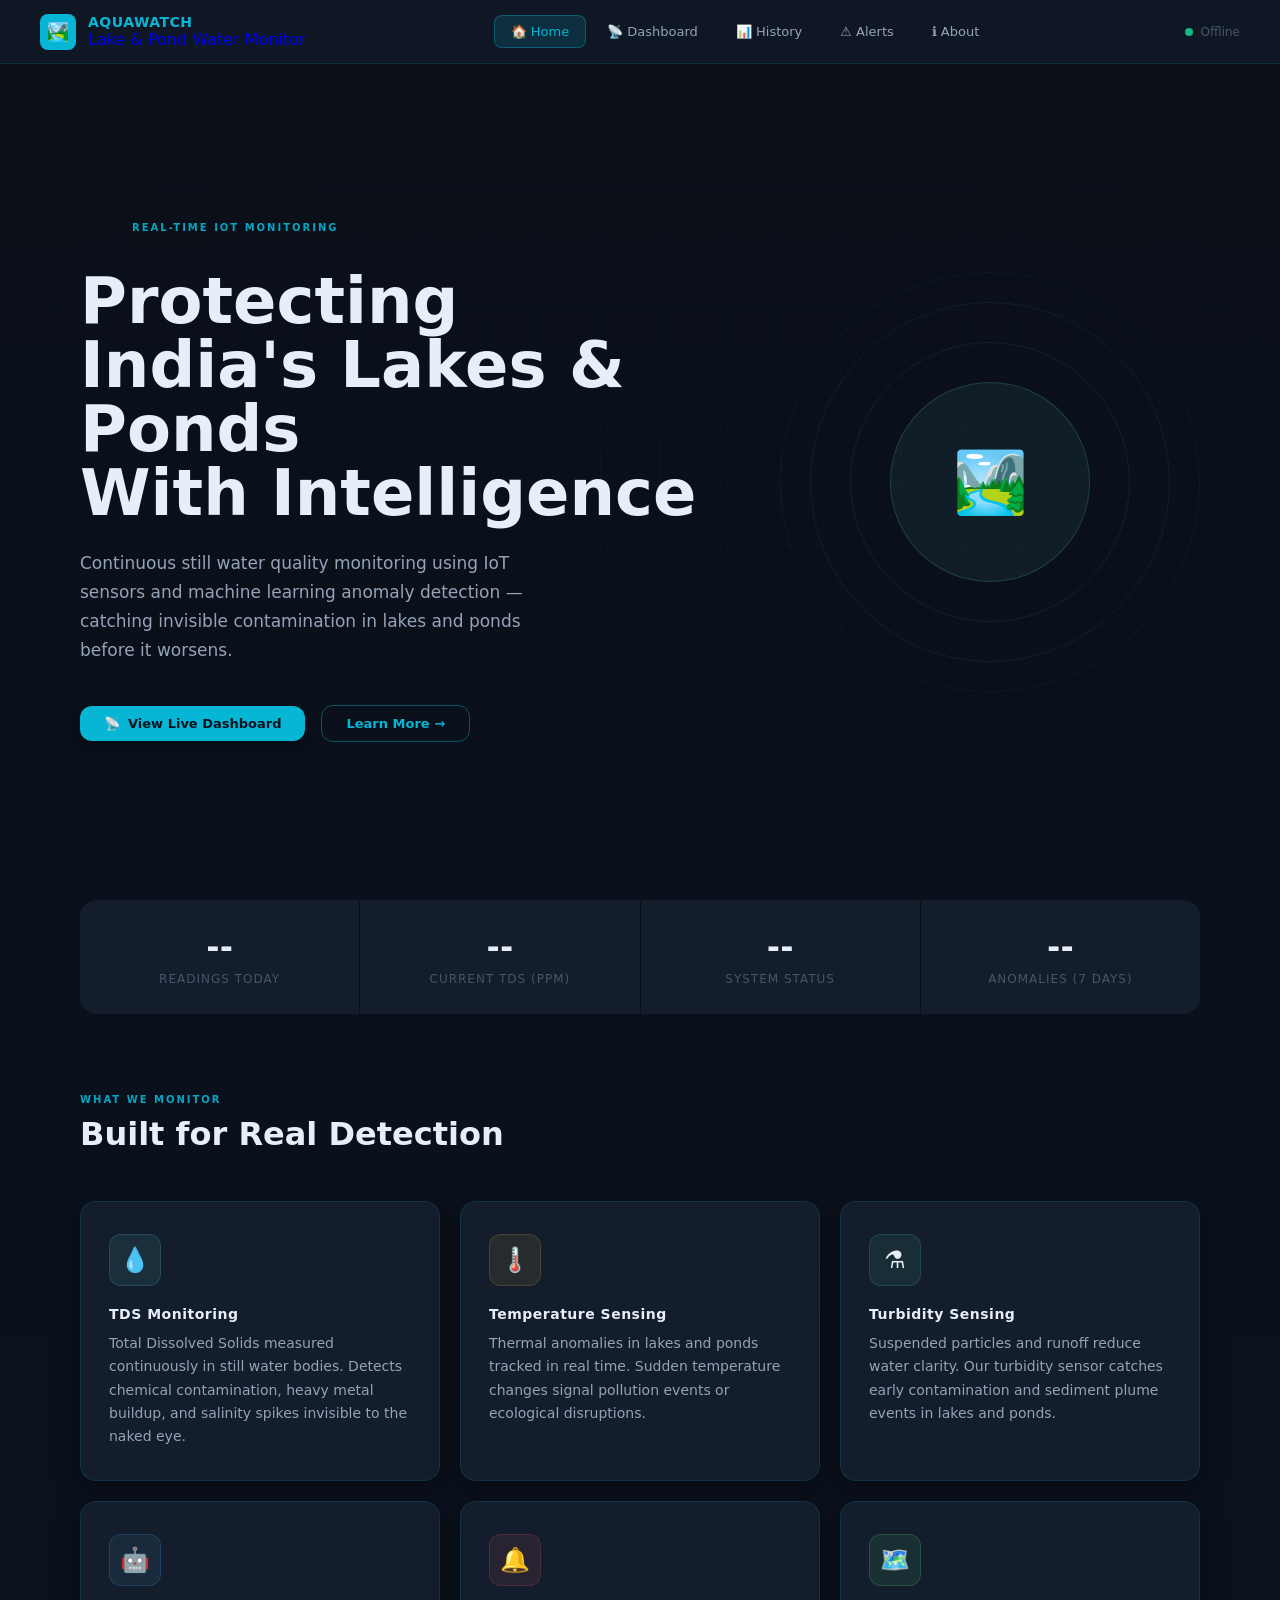
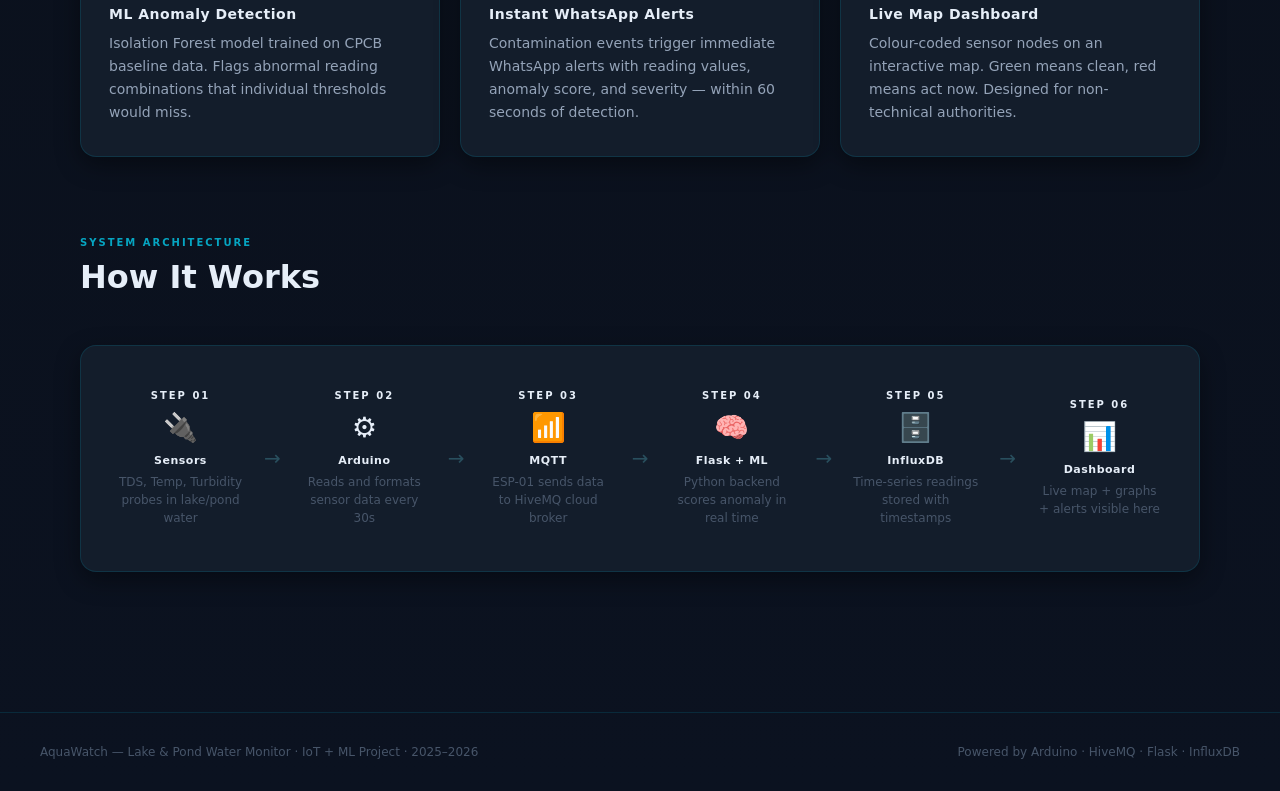
<file: index.html>
<!DOCTYPE html>
<html lang="en">

<head>
  <meta charset="UTF-8">
  <meta name="viewport" content="width=device-width, initial-scale=1.0">
  <title>AquaWatch — Lake & Pond Water Monitor</title>
  <link rel="stylesheet" href="style.css">
  <style>
    /* ── HERO ───────────────────────────────────────────── */
    .hero {
      min-height: calc(100vh - var(--nav-height));
      display: flex;
      align-items: center;
      padding: 60px 80px;
      position: relative;
      overflow: hidden;
    }

    /* animated grid background */
    .hero::after {
      content: '';
      position: absolute;
      inset: 0;
      background-image:
        linear-gradient(rgba(120, 160, 180, 0.04) 1px, transparent 1px),
        linear-gradient(90deg, rgba(120, 160, 180, 0.04) 1px, transparent 1px);
      background-size: 60px 60px;
      mask-image: radial-gradient(ellipse 80% 80% at 50% 50%, black 0%, transparent 70%);
      pointer-events: none;
    }

    .hero-content {
      max-width: 620px;
      z-index: 1;
    }

    .hero-eyebrow {
      display: flex;
      align-items: center;
      gap: 12px;
      margin-bottom: 28px;
    }

    .hero-eyebrow-line {
      width: 40px;
      height: 1px;
      background: var(--neon-cyan);
    }

    .hero-title {
      font-family: var(--font-display);
      font-size: clamp(38px, 5vw, 68px);
      font-weight: 900;
      line-height: 1.0;
      margin-bottom: 24px;
    }

    .hero-title .line1 {
      color: var(--text-primary);
    }

    .hero-title .line2 {
      color: var(--neon-cyan);
      display: block;
    }

    .hero-title .line3 {
      color: var(--neon-teal);
      display: block;
    }

    .hero-desc {
      font-size: 17px;
      color: var(--text-secondary);
      font-weight: 300;
      line-height: 1.7;
      margin-bottom: 40px;
      max-width: 480px;
    }

    .hero-actions {
      display: flex;
      align-items: center;
      gap: 16px;
      flex-wrap: wrap;
    }

    /* floating sensor visual */
    .hero-visual {
      position: absolute;
      right: 80px;
      top: 50%;
      transform: translateY(-50%);
      width: 420px;
      height: 420px;
      z-index: 1;
    }

    .sensor-orb {
      position: absolute;
      top: 50%;
      left: 50%;
      transform: translate(-50%, -50%);
      width: 200px;
      height: 200px;
      border-radius: 50%;
      background: rgba(94, 196, 212, 0.08);
      border: 1px solid rgba(94, 196, 212, 0.2);
      animation: orbFloat 4s ease-in-out infinite;
    }

    .sensor-orb::before {
      content: '🏞️';
      position: absolute;
      top: 50%;
      left: 50%;
      transform: translate(-50%, -50%);
      font-size: 60px;

    }

    .orbit-ring {
      position: absolute;
      top: 50%;
      left: 50%;
      border-radius: 50%;
      border: 1px solid rgba(94, 196, 212, 0.1);
      transform: translate(-50%, -50%);
    }

    .orbit-ring:nth-child(1) {
      width: 280px;
      height: 280px;
      animation: orbitRotate 8s linear infinite;
    }

    .orbit-ring:nth-child(2) {
      width: 360px;
      height: 360px;
      animation: orbitRotate 13s linear infinite reverse;
      border-color: rgba(77, 184, 158, 0.1);
    }

    .orbit-ring:nth-child(3) {
      width: 420px;
      height: 420px;
      animation: orbitRotate 20s linear infinite;
      border-color: rgba(74, 154, 212, 0.07);
    }

    .orbit-dot {
      position: absolute;
      width: 8px;
      height: 8px;
      border-radius: 50%;
      background: var(--neon-cyan);
      top: -4px;
      left: 50%;
      transform: translateX(-50%);
    }

    @keyframes orbFloat {

      0%,
      100% {
        transform: translate(-50%, -50%) scale(1);
      }

      50% {
        transform: translate(-50%, -52%) scale(1.03);
      }
    }

    @keyframes orbitRotate {
      to {
        transform: translate(-50%, -50%) rotate(360deg);
      }
    }

    /* ── STATS BAR ──────────────────────────────────────── */
    .stats-bar {
      padding: 0 80px;
      margin-bottom: 80px;
    }

    .stats-bar-inner {
      display: grid;
      grid-template-columns: repeat(4, 1fr);
      gap: 1px;
      background: var(--glass-border);
      border-radius: var(--radius-lg);
      overflow: hidden;
      border: 1px solid var(--glass-border);
    }

    .stat-block {
      padding: 28px 24px;
      background: var(--bg-surface);
      text-align: center;
      transition: background 0.3s, transform 0.3s;
      cursor: default;
    }

    .stat-block:hover {
      background: rgba(94, 196, 212, 0.06);
    }

    .stat-block:hover .stat-num {
      transform: scale(1.12);
      filter: brightness(1.15);
    }

    .stat-num {
      font-family: var(--font-display);
      font-size: 32px;
      font-weight: 700;
      color: var(--neon-cyan);
      margin-bottom: 6px;
      transition: transform 0.35s cubic-bezier(.22, .68, 0, 1.2), filter 0.35s;
    }

    .stat-label {
      font-size: 12px;
      color: var(--text-muted);
      letter-spacing: 1px;
      text-transform: uppercase;
    }

    /* ── FEATURES ───────────────────────────────────────── */
    .features {
      padding: 0 80px 80px;
    }

    .features-header {
      margin-bottom: 48px;
    }

    .feature-grid {
      display: grid;
      grid-template-columns: repeat(3, 1fr);
      gap: 20px;
    }

    .feature-card {
      padding: 32px 28px;
      cursor: default;
      transition: transform 0.35s cubic-bezier(.22, .68, 0, 1.2), border-color 0.35s, box-shadow 0.35s;
    }

    .feature-card:hover {
      transform: translateY(-6px);
      border-color: rgba(94, 196, 212, 0.35);
      box-shadow: 0 12px 40px rgba(0, 0, 0, 0.4), 0 0 0 1px rgba(94, 196, 212, 0.1);
    }

    .feature-card:hover .feature-icon {
      transform: scale(1.15) rotate(-4deg);
    }

    .feature-card:hover .feature-title {
      color: var(--neon-cyan);
    }

    .feature-icon {
      width: 52px;
      height: 52px;
      border-radius: var(--radius-md);
      display: flex;
      align-items: center;
      justify-content: center;
      font-size: 24px;
      margin-bottom: 20px;
      position: relative;
      transition: transform 0.35s cubic-bezier(.22, .68, 0, 1.2);
    }

    .feature-icon::after {
      content: '';
      position: absolute;
      inset: 0;
      border-radius: inherit;
      opacity: 0.15;
    }

    .fi-cyan {
      background: rgba(94, 196, 212, 0.1);
      border: 1px solid rgba(94, 196, 212, 0.2);
    }

    .fi-teal {
      background: rgba(77, 184, 158, 0.1);
      border: 1px solid rgba(77, 184, 158, 0.2);
    }

    .fi-blue {
      background: rgba(74, 154, 212, 0.1);
      border: 1px solid rgba(74, 154, 212, 0.2);
    }

    .fi-green {
      background: rgba(74, 212, 138, 0.1);
      border: 1px solid rgba(74, 212, 138, 0.2);
    }

    .fi-amber {
      background: rgba(212, 162, 74, 0.1);
      border: 1px solid rgba(212, 162, 74, 0.2);
    }

    .fi-red {
      background: rgba(212, 87, 106, 0.1);
      border: 1px solid rgba(212, 87, 106, 0.2);
    }

    .feature-title {
      font-family: var(--font-display);
      font-size: 14px;
      font-weight: 600;
      color: var(--text-primary);
      margin-bottom: 10px;
      letter-spacing: 0.5px;
      transition: color 0.3s;
    }

    .feature-desc {
      font-size: 14px;
      color: var(--text-secondary);
      line-height: 1.65;
      font-weight: 300;
    }

    /* ── HOW IT WORKS ───────────────────────────────────── */
    .how-it-works {
      padding: 0 80px 80px;
    }

    .pipeline {
      display: flex;
      align-items: center;
      gap: 0;
      margin-top: 48px;
      overflow-x: auto;
      padding-bottom: 8px;
    }

    .pipeline-step {
      flex: 1;
      min-width: 140px;
      padding: 24px 16px;
      text-align: center;
      position: relative;
      border-radius: var(--radius-md);
      transition: background 0.3s, transform 0.3s cubic-bezier(.22, .68, 0, 1.2);
      cursor: default;
    }

    .pipeline-step:hover {
      background: rgba(94, 196, 212, 0.05);
      transform: translateY(-4px);
    }

    .pipeline-step:hover .pipeline-step-icon {
      animation: iconBounce 0.5s ease;
    }

    .pipeline-step:hover .pipeline-step-name {
      color: var(--neon-cyan);
    }

    @keyframes iconBounce {

      0%,
      100% {
        transform: translateY(0);
      }

      40% {
        transform: translateY(-8px);
      }

      60% {
        transform: translateY(-3px);
      }
    }

    .pipeline-step-num {
      font-family: var(--font-display);
      font-size: 10px;
      font-weight: 700;
      color: var(--neon-teal);
      letter-spacing: 2px;
      margin-bottom: 10px;
    }

    .pipeline-step-icon {
      font-size: 28px;
      margin-bottom: 10px;
      display: block;
    }

    .pipeline-step-name {
      font-family: var(--font-display);
      font-size: 11px;
      font-weight: 600;
      color: var(--text-primary);
      letter-spacing: 0.5px;
      margin-bottom: 6px;
      transition: color 0.3s;
    }

    .pipeline-step-desc {
      font-size: 12px;
      color: var(--text-muted);
      line-height: 1.5;
    }

    .pipeline-arrow {
      color: rgba(94, 196, 212, 0.3);
      font-size: 20px;
      flex-shrink: 0;
      padding: 0 4px;
      transition: color 0.3s, transform 0.3s;
    }

    .pipeline-step:hover+.pipeline-arrow {
      color: rgba(94, 196, 212, 0.6);
      transform: translateX(3px);
    }
  </style>
</head>

<body>

  <!-- NAVBAR -->
  <nav class="navbar">
    <a href="index.html" class="nav-logo">
      <div class="nav-logo-icon">🏞️</div>
      <div>
        <div class="nav-logo-text">AQUAWATCH</div>
        <div class="nav-logo-sub">Lake & Pond Water Monitor</div>
      </div>
    </a>
    <ul class="nav-links">
      <li><a href="index.html" class="active">🏠 Home</a></li>
      <li><a href="dashboard.html">📡 Dashboard</a></li>
      <li><a href="history.html">📊 History</a></li>
      <li><a href="alerts.html">⚠️ Alerts</a></li>
      <li><a href="about.html">ℹ️ About</a></li>
    </ul>
    <div class="nav-status">
      <div class="status-dot" id="nav-status-dot"></div>
      <span id="nav-status-text">Connecting...</span>
    </div>
  </nav>

  <!-- HERO -->
  <div class="page">
    <section class="hero fade-in">
      <div class="hero-content">
        <div class="hero-eyebrow">
          <div class="hero-eyebrow-line"></div>
          <span class="section-label">Real-Time IoT Monitoring</span>
        </div>
        <h1 class="hero-title">
          <span class="line1">Protecting</span>
          <span class="line2">India's Lakes & Ponds</span>
          <span class="line3">With Intelligence</span>
        </h1>
        <p class="hero-desc">
          Continuous still water quality monitoring using IoT sensors and machine learning anomaly detection — catching
          invisible contamination in lakes and ponds before it worsens.
        </p>
        <div class="hero-actions">
          <a href="dashboard.html" class="btn btn-primary">
            <span>📡</span> View Live Dashboard
          </a>
          <a href="about.html" class="btn btn-ghost">Learn More →</a>
        </div>
      </div>

      <!-- Floating visual -->
      <div class="hero-visual">
        <div class="orbit-ring">
          <div class="orbit-dot"></div>
        </div>
        <div class="orbit-ring">
          <div class="orbit-dot" style="background:var(--neon-teal)"></div>
        </div>
        <div class="orbit-ring"></div>
        <div class="sensor-orb"></div>
      </div>
    </section>

    <!-- STATS BAR -->
    <section class="stats-bar fade-in">
      <div class="stats-bar-inner">
        <div class="stat-block">
          <div class="stat-num" id="stat-readings">--</div>
          <div class="stat-label">Readings Today</div>
        </div>
        <div class="stat-block">
          <div class="stat-num" style="color:var(--neon-teal)" id="stat-tds">--
          </div>
          <div class="stat-label">Current TDS (ppm)</div>
        </div>
        <div class="stat-block">
          <div class="stat-num" style="color:var(--neon-green)" id="stat-status">--</div>
          <div class="stat-label">System Status</div>
        </div>
        <div class="stat-block">
          <div class="stat-num" style="color:var(--neon-blue)" id="stat-anomalies">--</div>
          <div class="stat-label">Anomalies (7 days)</div>
        </div>
      </div>
    </section>

    <!-- FEATURES -->
    <section class="features fade-in">
      <div class="features-header">
        <div class="section-label" style="margin-bottom:10px">What We Monitor</div>
        <h2 class="section-title" style="font-size:32px">Built for Real Detection</h2>
      </div>
      <div class="feature-grid">
        <div class="glass-card feature-card fade-in">
          <div class="feature-icon fi-cyan">💧</div>
          <div class="feature-title">TDS Monitoring</div>
          <div class="feature-desc">Total Dissolved Solids measured continuously in still water bodies. Detects chemical
            contamination, heavy metal
            buildup, and salinity spikes invisible to the naked eye.</div>
        </div>
        <div class="glass-card feature-card fade-in">
          <div class="feature-icon fi-amber">🌡️</div>
          <div class="feature-title">Temperature Sensing</div>
          <div class="feature-desc">Thermal anomalies in lakes and ponds tracked in real time. Sudden temperature
            changes signal pollution events or ecological disruptions.</div>
        </div>
        <div class="glass-card feature-card fade-in">
          <div class="feature-icon fi-teal">⚗️</div>
          <div class="feature-title">Turbidity Sensing</div>
          <div class="feature-desc">Suspended particles and runoff reduce water clarity. Our turbidity sensor catches
            early contamination
            and sediment plume events in lakes and ponds.</div>
        </div>
        <div class="glass-card feature-card fade-in">
          <div class="feature-icon fi-blue">🤖</div>
          <div class="feature-title">ML Anomaly Detection</div>
          <div class="feature-desc">Isolation Forest model trained on CPCB baseline data. Flags abnormal reading
            combinations that individual thresholds would miss.</div>
        </div>
        <div class="glass-card feature-card fade-in">
          <div class="feature-icon fi-red">🔔</div>
          <div class="feature-title">Instant WhatsApp Alerts</div>
          <div class="feature-desc">Contamination events trigger immediate WhatsApp alerts with reading values, anomaly
            score, and severity — within 60 seconds of detection.</div>
        </div>
        <div class="glass-card feature-card fade-in">
          <div class="feature-icon fi-green">🗺️</div>
          <div class="feature-title">Live Map Dashboard</div>
          <div class="feature-desc">Colour-coded sensor nodes on an interactive map. Green means clean, red means act
            now. Designed for non-technical authorities.</div>
        </div>
      </div>
    </section>

    <!-- HOW IT WORKS -->
    <section class="how-it-works fade-in">
      <div class="section-label" style="margin-bottom:10px">System Architecture</div>
      <h2 class="section-title" style="font-size:32px;margin-bottom:4px">How It Works</h2>
      <div class="pipeline glass-card" style="padding:20px">
        <div class="pipeline-step">
          <div class="pipeline-step-num">STEP 01</div>
          <span class="pipeline-step-icon">🔌</span>
          <div class="pipeline-step-name">Sensors</div>
          <div class="pipeline-step-desc">TDS, Temp, Turbidity probes in lake/pond water</div>
        </div>
        <div class="pipeline-arrow">→</div>
        <div class="pipeline-step">
          <div class="pipeline-step-num">STEP 02</div>
          <span class="pipeline-step-icon">⚙️</span>
          <div class="pipeline-step-name">Arduino</div>
          <div class="pipeline-step-desc">Reads and formats sensor data every 30s</div>
        </div>
        <div class="pipeline-arrow">→</div>
        <div class="pipeline-step">
          <div class="pipeline-step-num">STEP 03</div>
          <span class="pipeline-step-icon">📶</span>
          <div class="pipeline-step-name">MQTT</div>
          <div class="pipeline-step-desc">ESP-01 sends data to HiveMQ cloud broker</div>
        </div>
        <div class="pipeline-arrow">→</div>
        <div class="pipeline-step">
          <div class="pipeline-step-num">STEP 04</div>
          <span class="pipeline-step-icon">🧠</span>
          <div class="pipeline-step-name">Flask + ML</div>
          <div class="pipeline-step-desc">Python backend scores anomaly in real time</div>
        </div>
        <div class="pipeline-arrow">→</div>
        <div class="pipeline-step">
          <div class="pipeline-step-num">STEP 05</div>
          <span class="pipeline-step-icon">🗄️</span>
          <div class="pipeline-step-name">InfluxDB</div>
          <div class="pipeline-step-desc">Time-series readings stored with timestamps</div>
        </div>
        <div class="pipeline-arrow">→</div>
        <div class="pipeline-step">
          <div class="pipeline-step-num">STEP 06</div>
          <span class="pipeline-step-icon">📊</span>
          <div class="pipeline-step-name">Dashboard</div>
          <div class="pipeline-step-desc">Live map + graphs + alerts visible here</div>
        </div>
      </div>
    </section>

    <footer class="footer">
      <span>AquaWatch — Lake & Pond Water Monitor · IoT + ML Project · 2025–2026</span>
      <span style="color:var(--neon-teal)">Powered by Arduino · HiveMQ · Flask · InfluxDB</span>
    </footer>
  </div>

  <script>
    const API = 'https://river-backend-m2gb.onrender.com';

    /* ── ANIMATED COUNTER ────────────────────────────── */
    function animateCounter(el, target, duration = 1200) {
      const start = 0;
      const startTime = performance.now();
      const isInt = Number.isInteger(target);
      function update(now) {
        const elapsed = now - startTime;
        const progress = Math.min(elapsed / duration, 1);
        const eased = 1 - Math.pow(1 - progress, 3); // ease-out cubic
        const current = start + (target - start) * eased;
        el.textContent = isInt ? Math.round(current) : current.toFixed(0);
        if (progress < 1) requestAnimationFrame(update);
      }
      requestAnimationFrame(update);
    }

    /* ── SCROLL REVEAL ───────────────────────────────── */
    const revealObserver = new IntersectionObserver((entries) => {
      entries.forEach(entry => {
        if (entry.isIntersecting) {
          entry.target.classList.add('visible');
          revealObserver.unobserve(entry.target);
        }
      });
    }, { threshold: 0.15 });
    document.querySelectorAll('.stats-bar, .features, .how-it-works, .feature-card, .pipeline').forEach(el => {
      el.classList.add('reveal');
      revealObserver.observe(el);
    });

    /* ── BUTTON RIPPLE TRACKING ──────────────────────── */
    document.querySelectorAll('.btn').forEach(btn => {
      btn.addEventListener('mousemove', e => {
        const rect = btn.getBoundingClientRect();
        btn.style.setProperty('--ripple-x', ((e.clientX - rect.left) / rect.width * 100) + '%');
        btn.style.setProperty('--ripple-y', ((e.clientY - rect.top) / rect.height * 100) + '%');
      });
    });

    /* ── HERO VISUAL TILT ON MOUSE ───────────────────── */
    const heroVisual = document.querySelector('.hero-visual');
    const hero = document.querySelector('.hero');
    if (hero && heroVisual) {
      hero.addEventListener('mousemove', e => {
        const rect = hero.getBoundingClientRect();
        const x = (e.clientX - rect.left) / rect.width - 0.5;
        const y = (e.clientY - rect.top) / rect.height - 0.5;
        heroVisual.style.transform = `translateY(-50%) perspective(800px) rotateY(${x * 12}deg) rotateX(${-y * 12}deg)`;
      });
      hero.addEventListener('mouseleave', () => {
        heroVisual.style.transform = 'translateY(-50%)';
        heroVisual.style.transition = 'transform 0.5s ease';
        setTimeout(() => heroVisual.style.transition = '', 500);
      });
    }

    /* ── FEATURE CARD TILT ───────────────────────────── */
    document.querySelectorAll('.feature-card').forEach(card => {
      card.addEventListener('mousemove', e => {
        const rect = card.getBoundingClientRect();
        const x = (e.clientX - rect.left) / rect.width - 0.5;
        const y = (e.clientY - rect.top) / rect.height - 0.5;
        card.style.transform = `translateY(-6px) perspective(600px) rotateY(${x * 8}deg) rotateX(${-y * 8}deg)`;
      });
      card.addEventListener('mouseleave', () => {
        card.style.transform = '';
        card.style.transition = 'transform 0.4s ease';
        setTimeout(() => card.style.transition = '', 400);
      });
    });

    /* ── LOAD STATS ──────────────────────────────────── */
    async function loadHomeStats() {
      try {
        const [latestRes, anomalyRes] = await Promise.all([
          fetch(API + '/api/latest'),
          fetch(API + '/api/anomalies')
        ]);
        const latest = await latestRes.json();
        const anomalies = await anomalyRes.json();

        // Animated counters
        const tdsEl = document.getElementById('stat-tds');
        const anomalyEl = document.getElementById('stat-anomalies');
        const readingsEl = document.getElementById('stat-readings');

        if (latest.tds) animateCounter(tdsEl, Math.round(latest.tds));
        else tdsEl.textContent = '--';

        animateCounter(anomalyEl, anomalies.length || 0);

        const isAnomaly = latest.is_anomaly === 1;
        document.getElementById('stat-status').textContent = isAnomaly ? 'ALERT' : 'NORMAL';
        if (isAnomaly) {
          document.getElementById('stat-status').style.color = 'var(--neon-red)';
          document.getElementById('nav-status-dot').classList.add('alert');
          document.getElementById('nav-status-text').textContent = 'ANOMALY DETECTED';
        } else {
          document.getElementById('nav-status-dot').classList.remove('alert');
          document.getElementById('nav-status-text').textContent = 'System Online';
        }

        const todayReadings = Math.floor((new Date().getHours() * 60 + new Date().getMinutes()) / 0.5);
        animateCounter(readingsEl, todayReadings);

      } catch (e) {
        document.getElementById('nav-status-dot').classList.add('offline');
        document.getElementById('nav-status-text').textContent = 'Offline';
      }
    }

    loadHomeStats();
  </script>
</body>

</html>
</file>
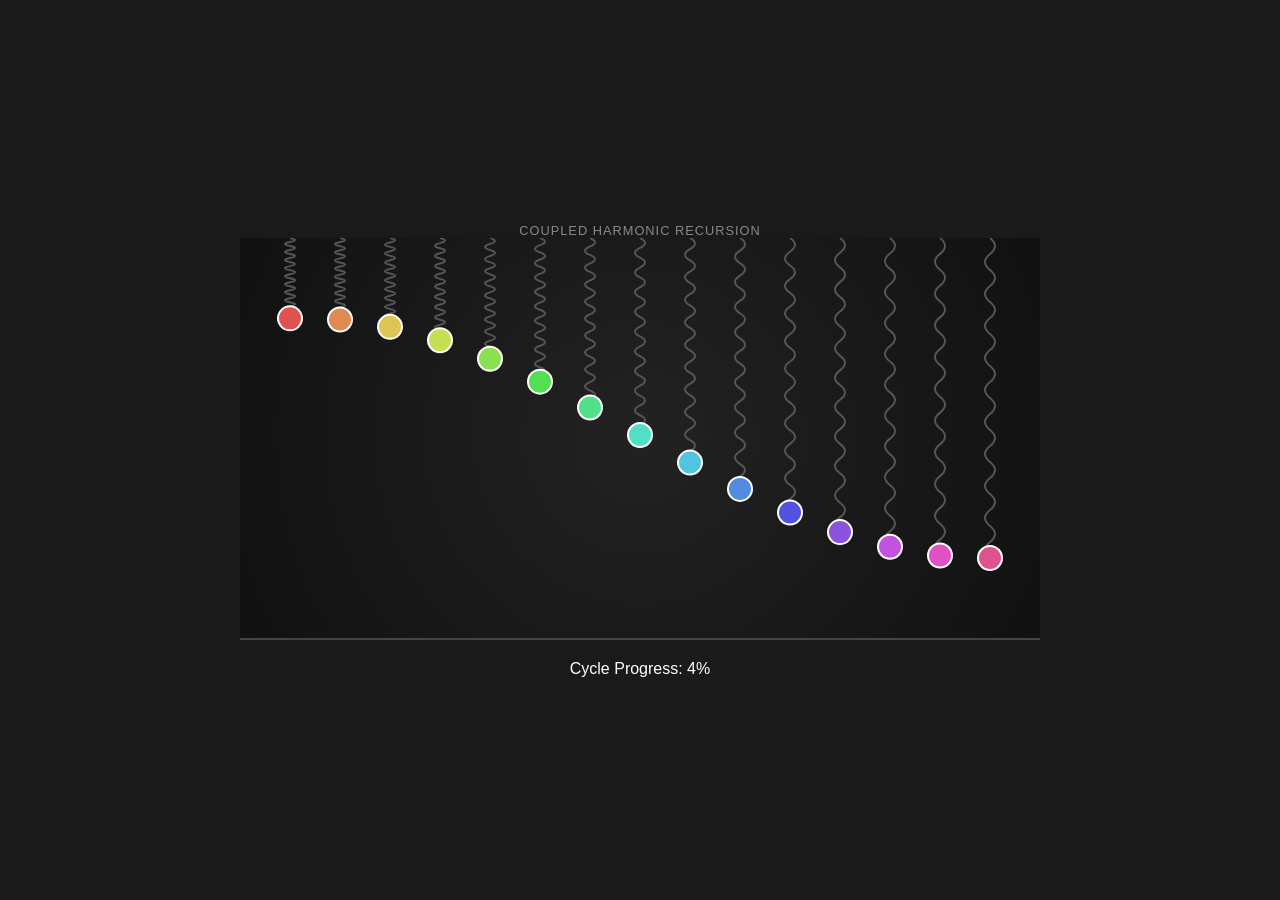
<file: a.html>
<!DOCTYPE html>
<html lang="en">

<head>
    <meta charset="UTF-8">
    <meta name="viewport" content="width=device-width, initial-scale=1.0">
    <title>Spring Wave Sync</title>
    <style>
        body {
            margin: 0;
            background: #1a1a1a;
            color: white;
            display: flex;
            flex-direction: column;
            align-items: center;
            justify-content: center;
            height: 100vh;
            overflow: hidden;
            font-family: sans-serif;
        }

        canvas {
            border-bottom: 2px solid #444;
            background: radial-gradient(circle, #222 0%, #111 100%);
        }

        .controls {
            margin-top: 20px;
            text-align: center;
        }

        .label {
            color: #888;
            font-size: 0.8rem;
            letter-spacing: 1px;
        }
    </style>
</head>

<body>

    <div class="label">COUPLED HARMONIC RECURSION</div>
    <canvas id="canvas"></canvas>
    <div class="controls">
        <span id="timer">Cycle: 0%</span>
    </div>

    <script>
        const canvas = document.getElementById('canvas');
        const ctx = canvas.getContext('2d');
        const timerEl = document.getElementById('timer');

        let width, height;
        const numSprings = 15;
        const cycleDuration = 30000; // 30 seconds for a full loop
        const baseOscillations = 20;  // The fastest spring does this many + numSprings

        function resize() {
            width = Math.min(window.innerWidth * 0.9, 800);
            height = 400;
            canvas.width = width;
            canvas.height = height;
        }

        window.addEventListener('resize', resize);
        resize();

        function drawSpring(x, y, length, coils) {
            ctx.beginPath();
            ctx.moveTo(x, 0);
            const step = length / coils;
            for (let i = 0; i < coils; i++) {
                const curY = i * step;
                const nextY = (i + 1) * step;
                const midY = curY + step / 2;
                const xOff = (i % 2 === 0 ? 1 : -1) * 10;
                ctx.quadraticCurveTo(x + xOff, midY, x, nextY);
            }
            ctx.strokeStyle = '#555';
            ctx.lineWidth = 2;
            ctx.stroke();
        }

        function animate(t) {
            ctx.clearRect(0, 0, width, height);

            const progress = (t % cycleDuration) / cycleDuration;
            timerEl.innerText = `Cycle Progress: ${Math.round(progress * 100)}%`;

            const spacing = width / (numSprings + 1);
            const centerY = height / 2;
            const amplitude = height * 0.3;

            for (let i = 0; i < numSprings; i++) {
                const x = spacing * (i + 1);

                // Each spring has a unique frequency
                // To sync at the end, each must complete an integer number of cycles
                // frequency = (base + i) / totalDuration
                const cycles = baseOscillations + i;
                const theta = 2 * Math.PI * cycles * progress;

                const displacement = Math.sin(theta) * amplitude;
                const massY = centerY + displacement;

                // Draw Spring
                drawSpring(x, massY, massY, 20);

                // Draw Mass
                ctx.beginPath();
                ctx.arc(x, massY, 12, 0, Math.PI * 2);
                // Color shifts based on index for a gradient effect
                ctx.fillStyle = `hsl(${(i * 360 / numSprings)}, 70%, 60%)`;
                ctx.fill();
                ctx.strokeStyle = 'white';
                ctx.lineWidth = 2;
                ctx.stroke();
            }

            requestAnimationFrame(animate);
        }

        requestAnimationFrame(animate);
    </script>
</body>

</html>
</file>
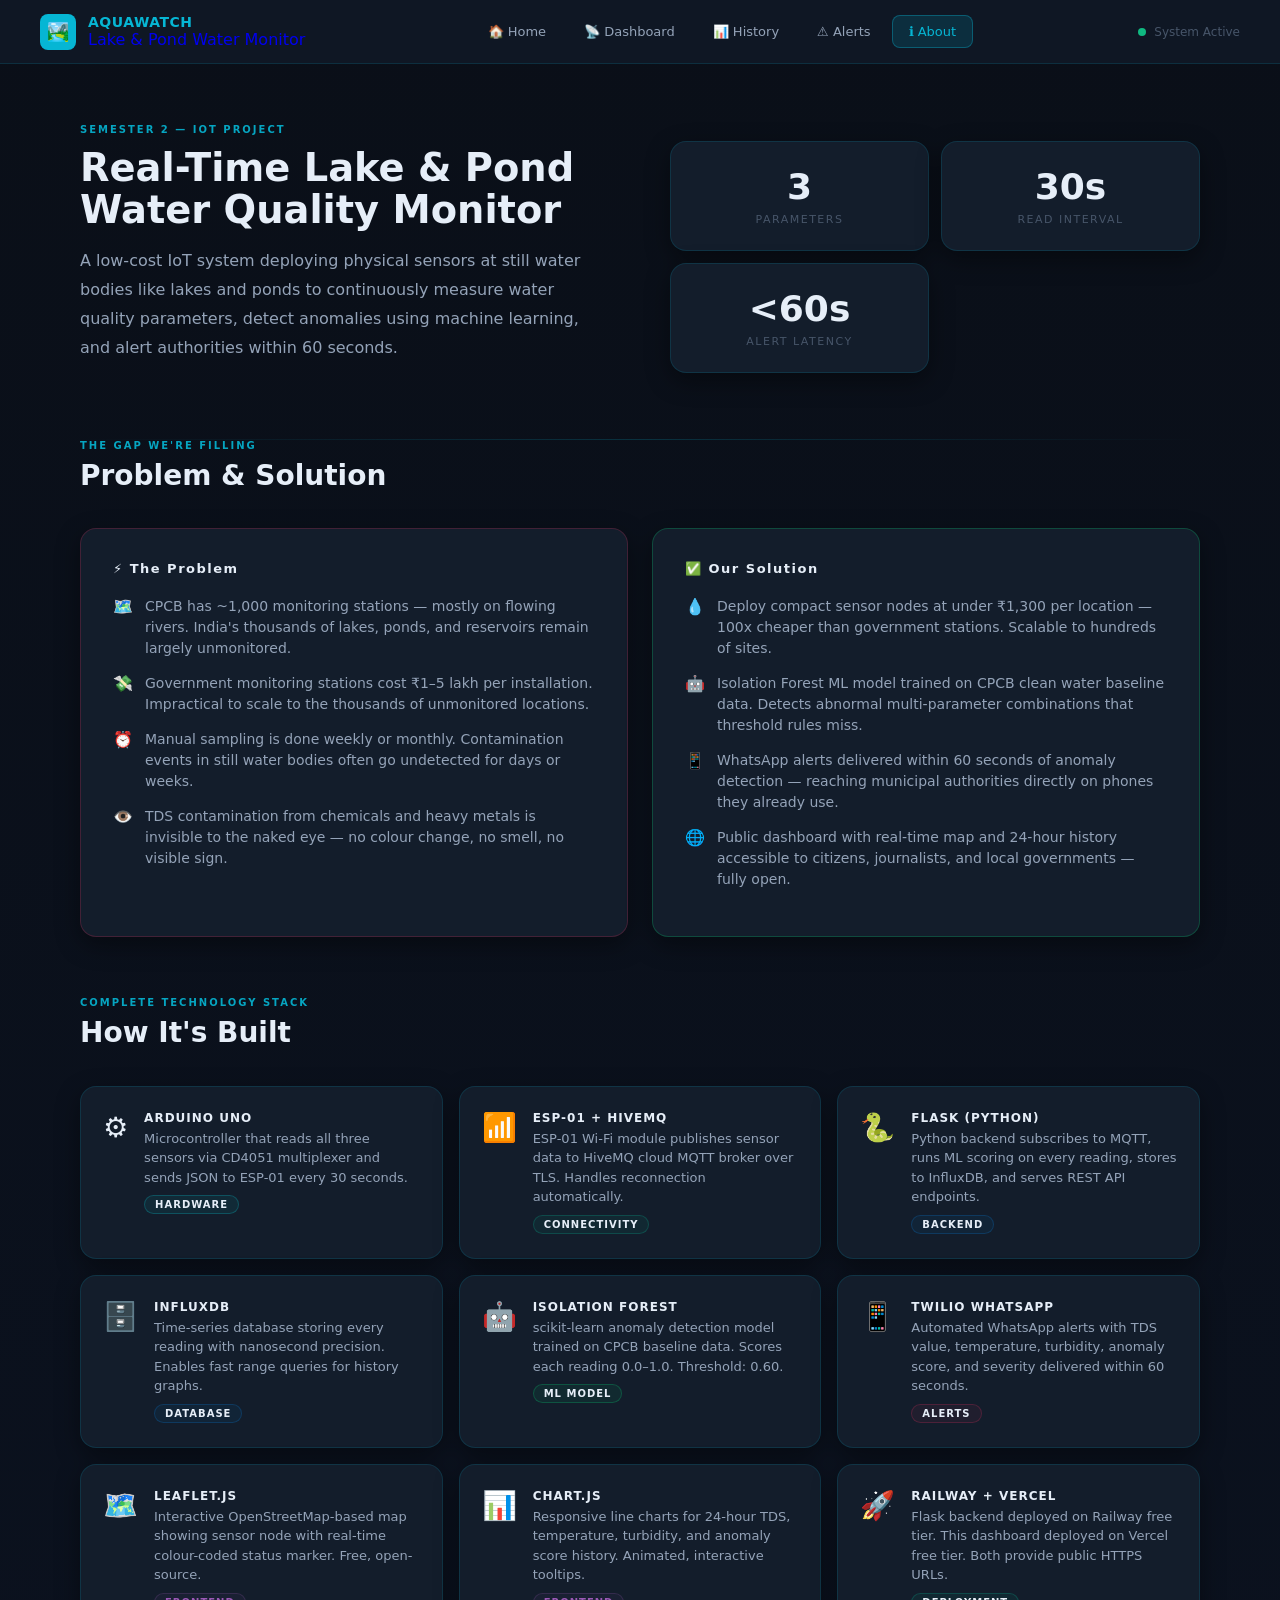
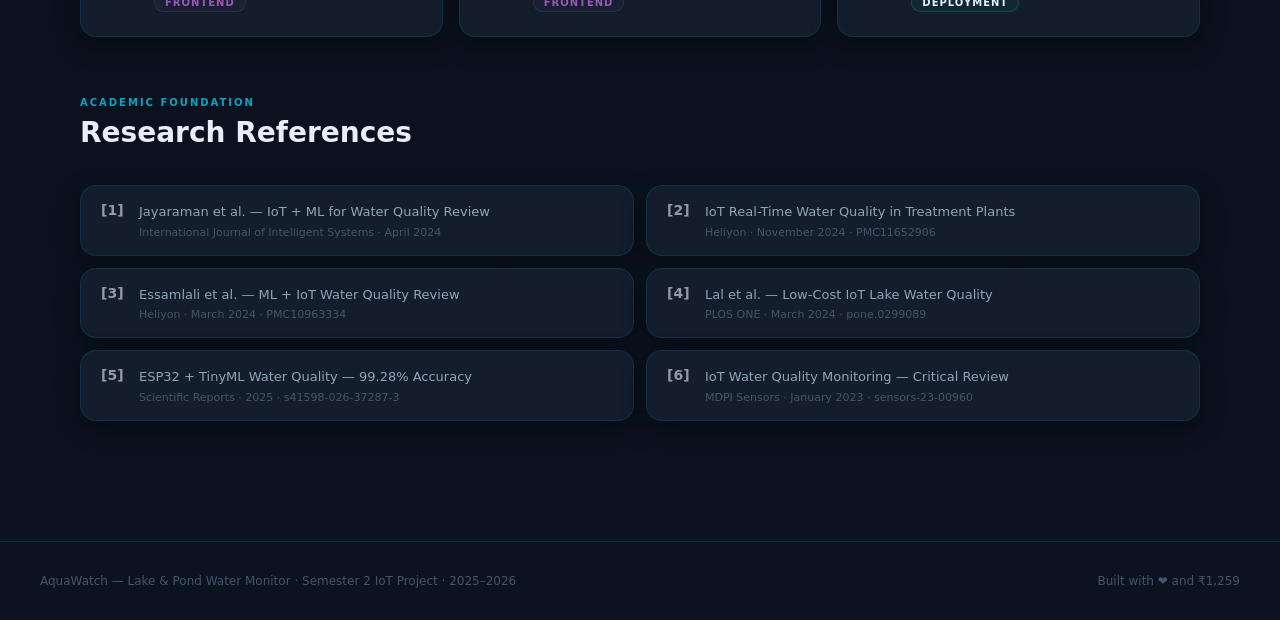
<file: about.html>
<!DOCTYPE html>
<html lang="en">

<head>
  <meta charset="UTF-8">
  <meta name="viewport" content="width=device-width, initial-scale=1.0">
  <title>About — AquaWatch</title>
  <link rel="stylesheet" href="style.css">
  <style>
    .about-hero {
      padding: 60px 80px 48px;
      display: grid;
      grid-template-columns: 1fr 1fr;
      gap: 60px;
      align-items: center;
    }

    .about-title {
      font-family: var(--font-display);
      font-size: clamp(28px, 3vw, 44px);
      font-weight: 700;
      line-height: 1.1;
      margin-bottom: 16px;
    }

    .about-desc {
      font-size: 16px;
      color: var(--text-secondary);
      line-height: 1.8;
      font-weight: 300;
      margin-bottom: 28px;
    }

    .about-hero-visual {
      display: grid;
      grid-template-columns: 1fr 1fr;
      gap: 12px;
    }

    .about-stat {
      padding: 24px 20px;
      text-align: center;
      cursor: default;
      transition: transform 0.3s cubic-bezier(.22, .68, 0, 1.2);
    }

    .about-stat:hover {
      transform: translateY(-4px);
    }

    .about-stat:hover .about-stat-num {
      transform: scale(1.12);
    }

    .about-stat-num {
      font-family: var(--font-display);
      font-size: 36px;
      font-weight: 900;
      margin-bottom: 6px;
      transition: transform 0.3s cubic-bezier(.22, .68, 0, 1.2);
    }

    .about-stat-label {
      font-size: 11px;
      color: var(--text-muted);
      letter-spacing: 1.5px;
      text-transform: uppercase;
    }

    /* ── TECH STACK ──────────────────────────────────── */
    .section {
      padding: 0 80px 60px;
    }

    .section-head {
      margin-bottom: 36px;
    }

    .stack-grid {
      display: grid;
      grid-template-columns: repeat(3, 1fr);
      gap: 16px;
    }

    .stack-card {
      padding: 24px 22px;
      display: flex;
      gap: 16px;
      align-items: flex-start;
      cursor: default;
      transition: transform 0.3s cubic-bezier(.22, .68, 0, 1.2), border-color 0.3s;
    }

    .stack-card:hover {
      transform: translateY(-4px);
      border-color: rgba(94, 196, 212, 0.3);
    }

    .stack-card:hover .stack-icon {
      animation: iconBounce 0.5s ease;
    }

    @keyframes iconBounce {

      0%,
      100% {
        transform: translateY(0);
      }

      40% {
        transform: translateY(-6px);
      }

      60% {
        transform: translateY(-2px);
      }
    }

    .stack-icon {
      font-size: 28px;
      flex-shrink: 0;

    }

    .stack-name {
      font-family: var(--font-display);
      font-size: 12px;
      font-weight: 700;
      color: var(--neon-cyan);
      letter-spacing: 1px;
      margin-bottom: 4px;
    }

    .stack-role {
      font-size: 13px;
      color: var(--text-secondary);
      line-height: 1.5;
      font-weight: 300;
    }

    .stack-badge {
      display: inline-block;
      margin-top: 8px;
      padding: 3px 10px;
      border-radius: 100px;
      font-size: 10px;
      font-weight: 600;
      letter-spacing: 1px;
      text-transform: uppercase;
    }

    /* ── TEAM ────────────────────────────────────────── */
    .team-grid {
      display: grid;
      grid-template-columns: repeat(5, 1fr);
      gap: 16px;
    }

    .team-card {
      padding: 28px 20px;
      text-align: center;
      cursor: default;
      transition: transform 0.3s cubic-bezier(.22, .68, 0, 1.2);
    }

    .team-card:hover {
      transform: translateY(-4px);
    }

    .team-card:hover .team-avatar {
      border-color: var(--neon-cyan);
      transform: scale(1.08);
    }

    .team-avatar {
      width: 64px;
      height: 64px;
      border-radius: 50%;
      margin: 0 auto 14px;
      display: flex;
      align-items: center;
      justify-content: center;
      font-size: 28px;
      background: var(--glass-bg);
      border: 2px solid var(--glass-border);
      transition: border-color 0.3s, transform 0.3s;
    }

    .team-name {
      font-family: var(--font-display);
      font-size: 11px;
      font-weight: 700;
      color: var(--text-primary);
      letter-spacing: 0.5px;
      margin-bottom: 6px;
    }

    .team-role {
      font-size: 11px;
      color: var(--text-muted);
      line-height: 1.5;
    }

    .team-tasks {
      margin-top: 10px;
      display: flex;
      flex-direction: column;
      gap: 4px;
    }

    .task-tag {
      font-size: 10px;
      padding: 3px 8px;
      border-radius: 100px;
      background: rgba(94, 196, 212, 0.05);
      border: 1px solid rgba(94, 196, 212, 0.12);
      color: var(--text-muted);
    }

    /* ── COMPONENTS TABLE ────────────────────────────── */
    .comp-section {
      padding: 0 80px 60px;
    }

    /* ── PROBLEM/SOLUTION ────────────────────────────── */
    .ps-grid {
      display: grid;
      grid-template-columns: 1fr 1fr;
      gap: 24px;
    }

    .ps-card {
      padding: 32px;
    }

    .ps-head {
      font-family: var(--font-display);
      font-size: 13px;
      font-weight: 700;
      letter-spacing: 1.5px;
      margin-bottom: 20px;
    }

    .ps-item {
      display: flex;
      gap: 12px;
      margin-bottom: 14px;
      align-items: flex-start;
    }

    .ps-item-icon {
      flex-shrink: 0;
      font-size: 16px;
      margin-top: 1px;
      transition: transform 0.3s;
    }

    .ps-item:hover .ps-item-icon {
      transform: scale(1.2);
    }

    .ps-item-text {
      font-size: 14px;
      color: var(--text-secondary);
      line-height: 1.5;
      font-weight: 300;
    }

    /* ── REFERENCES ──────────────────────────────────── */
    .refs-grid {
      display: grid;
      grid-template-columns: 1fr 1fr;
      gap: 12px;
    }

    .ref-card {
      padding: 16px 20px;
      display: flex;
      gap: 14px;
      align-items: flex-start;
      cursor: default;
      transition: transform 0.25s ease, padding-left 0.25s;
    }

    .ref-card:hover {
      transform: translateX(6px);
    }

    .ref-card:hover .ref-num {
      opacity: 1;
    }

    .ref-num {
      font-family: var(--font-display);
      font-size: 14px;
      font-weight: 700;
      color: var(--neon-cyan);
      opacity: 0.6;
      flex-shrink: 0;
      width: 24px;
    }

    .ref-title {
      font-size: 13px;
      color: var(--text-secondary);
      line-height: 1.5;
      margin-bottom: 4px;
    }

    .ref-meta {
      font-size: 11px;
      color: var(--text-muted);
    }

    @media (max-width: 1000px) {
      .about-hero {
        grid-template-columns: 1fr;
        padding: 40px 30px;
      }

      .section {
        padding: 0 30px 40px;
      }

      .stack-grid {
        grid-template-columns: 1fr 1fr;
      }

      .team-grid {
        grid-template-columns: 1fr 1fr;
      }

      .refs-grid {
        grid-template-columns: 1fr;
      }

      .ps-grid {
        grid-template-columns: 1fr;
      }

      .about-hero-visual {
        grid-template-columns: 1fr 1fr;
      }
    }
  </style>
</head>

<body>

  <nav class="navbar">
    <a href="index.html" class="nav-logo">
      <div class="nav-logo-icon">🏞️</div>
      <div>
        <div class="nav-logo-text">AQUAWATCH</div>
        <div class="nav-logo-sub">Lake & Pond Water Monitor</div>
      </div>
    </a>
    <ul class="nav-links">
      <li><a href="index.html">🏠 Home</a></li>
      <li><a href="dashboard.html">📡 Dashboard</a></li>
      <li><a href="history.html">📊 History</a></li>
      <li><a href="alerts.html">⚠️ Alerts</a></li>
      <li><a href="about.html" class="active">ℹ️ About</a></li>
    </ul>
    <div class="nav-status">
      <div class="status-dot"></div>
      <span>System Active</span>
    </div>
  </nav>

  <div class="page">

    <!-- ABOUT HERO -->
    <section class="about-hero fade-in">
      <div>
        <div class="section-label" style="margin-bottom:12px">Semester 2 — IoT Project</div>
        <h1 class="about-title">
          Real-Time Lake & Pond<br>
          <span class="neon-text">Water Quality Monitor</span>
        </h1>
        <p class="about-desc">
          A low-cost IoT system deploying physical sensors at still water bodies like lakes and ponds to continuously
          measure water quality parameters, detect anomalies using machine learning, and alert authorities within 60
          seconds.
        </p>

      </div>
      <div class="about-hero-visual">
        <div class="glass-card about-stat fade-in">
          <div class="about-stat-num neon-text">3</div>
          <div class="about-stat-label">Parameters</div>
        </div>
        <div class="glass-card about-stat fade-in">
          <div class="about-stat-num" style="color:var(--neon-teal)">30s</div>
          <div class="about-stat-label">Read Interval</div>
        </div>
        <div class="glass-card about-stat fade-in">
          <div class="about-stat-num" style="color:var(--neon-amber)">&lt;60s</div>
          <div class="about-stat-label">Alert Latency</div>
        </div>
      </div>
    </section>

    <div class="neon-divider" style="margin:0 80px"></div>

    <!-- PROBLEM / SOLUTION -->
    <section class="section fade-in">
      <div class="section-head">
        <div class="section-label" style="margin-bottom:8px">The Gap We're Filling</div>
        <h2 class="section-title" style="font-size:28px">Problem & Solution</h2>
      </div>
      <div class="ps-grid">
        <div class="glass-card ps-card" style="border-color:rgba(255,51,102,0.2)">
          <div class="ps-head" style="color:var(--neon-red)">⚡ The Problem</div>
          <div class="ps-item">
            <div class="ps-item-icon">🗺️</div>
            <div class="ps-item-text">CPCB has ~1,000 monitoring stations — mostly on flowing rivers. India's thousands
              of lakes, ponds, and reservoirs remain largely unmonitored.</div>
          </div>
          <div class="ps-item">
            <div class="ps-item-icon">💸</div>
            <div class="ps-item-text">Government monitoring stations cost ₹1–5 lakh per installation. Impractical to
              scale to the thousands of unmonitored locations.</div>
          </div>
          <div class="ps-item">
            <div class="ps-item-icon">⏰</div>
            <div class="ps-item-text">Manual sampling is done weekly or monthly. Contamination events in still water
              bodies often go undetected for days or weeks.</div>
          </div>
          <div class="ps-item">
            <div class="ps-item-icon">👁️</div>
            <div class="ps-item-text">TDS contamination from chemicals and heavy metals is invisible to the naked eye —
              no colour change, no smell, no visible sign.</div>
          </div>
        </div>
        <div class="glass-card ps-card" style="border-color:rgba(0,255,136,0.2)">
          <div class="ps-head" style="color:var(--neon-green)">✅ Our Solution</div>
          <div class="ps-item">
            <div class="ps-item-icon">💧</div>
            <div class="ps-item-text">Deploy compact sensor nodes at under ₹1,300 per location — 100x cheaper than
              government stations. Scalable to hundreds of sites.</div>
          </div>
          <div class="ps-item">
            <div class="ps-item-icon">🤖</div>
            <div class="ps-item-text">Isolation Forest ML model trained on CPCB clean water baseline data. Detects
              abnormal multi-parameter combinations that threshold rules miss.</div>
          </div>
          <div class="ps-item">
            <div class="ps-item-icon">📱</div>
            <div class="ps-item-text">WhatsApp alerts delivered within 60 seconds of anomaly detection — reaching
              municipal authorities directly on phones they already use.</div>
          </div>
          <div class="ps-item">
            <div class="ps-item-icon">🌐</div>
            <div class="ps-item-text">Public dashboard with real-time map and 24-hour history accessible to citizens,
              journalists, and local governments — fully open.</div>
          </div>
        </div>
      </div>
    </section>

    <!-- TECH STACK -->
    <section class="section fade-in">
      <div class="section-head">
        <div class="section-label" style="margin-bottom:8px">Complete Technology Stack</div>
        <h2 class="section-title" style="font-size:28px">How It's Built</h2>
      </div>
      <div class="stack-grid">
        <div class="glass-card stack-card fade-in">
          <div class="stack-icon">⚙️</div>
          <div>
            <div class="stack-name">ARDUINO UNO</div>
            <div class="stack-role">Microcontroller that reads all three sensors via CD4051 multiplexer and sends JSON
              to ESP-01 every 30 seconds.</div>
            <div class="stack-badge"
              style="background:rgba(0,245,255,0.06);border:1px solid rgba(0,245,255,0.2);color:var(--neon-cyan)">
              Hardware</div>
          </div>
        </div>
        <div class="glass-card stack-card fade-in">
          <div class="stack-icon">📶</div>
          <div>
            <div class="stack-name">ESP-01 + HIVEMQ</div>
            <div class="stack-role">ESP-01 Wi-Fi module publishes sensor data to HiveMQ cloud MQTT broker over TLS.
              Handles reconnection automatically.</div>
            <div class="stack-badge"
              style="background:rgba(0,212,170,0.06);border:1px solid rgba(0,212,170,0.2);color:var(--neon-teal)">
              Connectivity</div>
          </div>
        </div>
        <div class="glass-card stack-card fade-in">
          <div class="stack-icon">🐍</div>
          <div>
            <div class="stack-name">FLASK (PYTHON)</div>
            <div class="stack-role">Python backend subscribes to MQTT, runs ML scoring on every reading, stores to
              InfluxDB, and serves REST API endpoints.</div>
            <div class="stack-badge"
              style="background:rgba(0,144,255,0.06);border:1px solid rgba(0,144,255,0.2);color:var(--neon-blue)">
              Backend</div>
          </div>
        </div>
        <div class="glass-card stack-card fade-in">
          <div class="stack-icon">🗄️</div>
          <div>
            <div class="stack-name">INFLUXDB</div>
            <div class="stack-role">Time-series database storing every reading with nanosecond precision. Enables fast
              range queries for history graphs.</div>
            <div class="stack-badge"
              style="background:rgba(0,144,255,0.06);border:1px solid rgba(0,144,255,0.2);color:var(--neon-blue)">
              Database</div>
          </div>
        </div>
        <div class="glass-card stack-card fade-in">
          <div class="stack-icon">🤖</div>
          <div>
            <div class="stack-name">ISOLATION FOREST</div>
            <div class="stack-role">scikit-learn anomaly detection model trained on CPCB baseline data. Scores each
              reading 0.0–1.0. Threshold: 0.60.</div>
            <div class="stack-badge"
              style="background:rgba(0,255,136,0.06);border:1px solid rgba(0,255,136,0.2);color:var(--neon-green)">ML
              Model</div>
          </div>
        </div>
        <div class="glass-card stack-card fade-in">
          <div class="stack-icon">📱</div>
          <div>
            <div class="stack-name">TWILIO WHATSAPP</div>
            <div class="stack-role">Automated WhatsApp alerts with TDS value, temperature, turbidity, anomaly score, and
              severity delivered within 60 seconds.</div>
            <div class="stack-badge"
              style="background:rgba(255,51,102,0.06);border:1px solid rgba(255,51,102,0.2);color:var(--neon-red)">
              Alerts</div>
          </div>
        </div>
        <div class="glass-card stack-card fade-in">
          <div class="stack-icon">🗺️</div>
          <div>
            <div class="stack-name">LEAFLET.JS</div>
            <div class="stack-role">Interactive OpenStreetMap-based map showing sensor node with real-time colour-coded
              status marker. Free, open-source.</div>
            <div class="stack-badge"
              style="background:rgba(155,89,182,0.06);border:1px solid rgba(155,89,182,0.2);color:#9B59B6">Frontend
            </div>
          </div>
        </div>
        <div class="glass-card stack-card fade-in">
          <div class="stack-icon">📊</div>
          <div>
            <div class="stack-name">CHART.JS</div>
            <div class="stack-role">Responsive line charts for 24-hour TDS, temperature, turbidity, and anomaly score
              history.
              Animated, interactive tooltips.</div>
            <div class="stack-badge"
              style="background:rgba(155,89,182,0.06);border:1px solid rgba(155,89,182,0.2);color:#9B59B6">Frontend
            </div>
          </div>
        </div>
        <div class="glass-card stack-card fade-in">
          <div class="stack-icon">🚀</div>
          <div>
            <div class="stack-name">RAILWAY + VERCEL</div>
            <div class="stack-role">Flask backend deployed on Railway free tier. This dashboard deployed on Vercel free
              tier. Both provide public HTTPS URLs.</div>
            <div class="stack-badge"
              style="background:rgba(0,212,170,0.06);border:1px solid rgba(0,212,170,0.2);color:var(--neon-teal)">
              Deployment</div>
          </div>
        </div>
      </div>
    </section>



    <!-- REFERENCES -->
    <section class="section fade-in">
      <div class="section-head">
        <div class="section-label" style="margin-bottom:8px">Academic Foundation</div>
        <h2 class="section-title" style="font-size:28px">Research References</h2>
      </div>
      <div class="refs-grid">
        <div class="glass-card ref-card fade-in">
          <div class="ref-num">[1]</div>
          <div>
            <div class="ref-title">Jayaraman et al. — IoT + ML for Water Quality Review</div>
            <div class="ref-meta">International Journal of Intelligent Systems · April 2024</div>
          </div>
        </div>
        <div class="glass-card ref-card fade-in">
          <div class="ref-num">[2]</div>
          <div>
            <div class="ref-title">IoT Real-Time Water Quality in Treatment Plants</div>
            <div class="ref-meta">Heliyon · November 2024 · PMC11652906</div>
          </div>
        </div>
        <div class="glass-card ref-card fade-in">
          <div class="ref-num">[3]</div>
          <div>
            <div class="ref-title">Essamlali et al. — ML + IoT Water Quality Review</div>
            <div class="ref-meta">Heliyon · March 2024 · PMC10963334</div>
          </div>
        </div>
        <div class="glass-card ref-card fade-in">
          <div class="ref-num">[4]</div>
          <div>
            <div class="ref-title">Lal et al. — Low-Cost IoT Lake Water Quality</div>
            <div class="ref-meta">PLOS ONE · March 2024 · pone.0299089</div>
          </div>
        </div>
        <div class="glass-card ref-card fade-in">
          <div class="ref-num">[5]</div>
          <div>
            <div class="ref-title">ESP32 + TinyML Water Quality — 99.28% Accuracy</div>
            <div class="ref-meta">Scientific Reports · 2025 · s41598-026-37287-3</div>
          </div>
        </div>
        <div class="glass-card ref-card fade-in">
          <div class="ref-num">[6]</div>
          <div>
            <div class="ref-title">IoT Water Quality Monitoring — Critical Review</div>
            <div class="ref-meta">MDPI Sensors · January 2023 · sensors-23-00960</div>
          </div>
        </div>
      </div>
    </section>

    <footer class="footer">
      <span>AquaWatch — Lake & Pond Water Monitor · Semester 2 IoT Project · 2025–2026</span>
      <span style="color:var(--neon-teal)">Built with ❤️ and ₹1,259</span>
    </footer>
  </div>

</body>

</html>
</file>
<file: style.css>
:root {
  --bg-deep: #0b1220;
  --bg-mid: #0f1724;
  --bg-surface: #131d2b;

  --accent-cyan: #06b6d4;
  --accent-blue: #0ea5e9;
  --accent-teal: #14b8a6;
  --accent-red: #ef4444;
  --accent-amber: #f59e0b;
  --accent-green: #10b981;

  --text-primary: #e6eef8;
  --text-secondary: #94a3b8;
  --text-muted: #475569;

  --font-display: 'Inter', system-ui, -apple-system;
  --font-body: 'Inter', system-ui, -apple-system;

  --nav-height: 64px;
  --radius-sm: 8px;
  --radius-md: 12px;
  --radius-lg: 16px;

  --shadow-soft: 0 4px 12px rgba(0, 0, 0, 0.3);
  --shadow-card: 0 8px 24px rgba(0, 0, 0, 0.4);
}

*,
*::before,
*::after {
  margin: 0;
  padding: 0;
  box-sizing: border-box;
}

html {
  scroll-behavior: smooth;
}

body {
  font-family: var(--font-body);
  background: linear-gradient(180deg, #0a0f18 0%, var(--bg-deep) 100%);
  color: var(--text-primary);
  min-height: 100vh;
  overflow-x: hidden;
  -webkit-font-smoothing: antialiased;
  -moz-osx-font-smoothing: grayscale;
}

/* ── NAVIGATION ──────────────────────────────────────────── */
.navbar {
  position: fixed;
  top: 0;
  left: 0;
  right: 0;
  height: var(--nav-height);
  background: var(--bg-mid);
  border-bottom: 1px solid rgba(6, 182, 212, 0.15);
  display: flex;
  align-items: center;
  justify-content: space-between;
  padding: 0 40px;
  z-index: 1000;
}

.nav-logo {
  display: flex;
  align-items: center;
  gap: 12px;
  text-decoration: none;
  transition: transform 0.25s ease;
}

.nav-logo:hover {
  transform: scale(1.04);
}

.nav-logo-icon {
  width: 36px;
  height: 36px;
  background: var(--accent-cyan);
  border-radius: 8px;
  display: flex;
  align-items: center;
  justify-content: center;
  font-size: 18px;
  color: var(--bg-deep);
  font-weight: 700;
}

.nav-logo-text {
  font-family: var(--font-display);
  font-size: 14px;
  font-weight: 700;
  color: var(--accent-cyan);
  letter-spacing: 0.5px;
}

.nav-links {
  display: flex;
  align-items: center;
  gap: 4px;
  list-style: none;
}

.nav-links a {
  display: flex;
  align-items: center;
  gap: 6px;
  padding: 8px 16px;
  border-radius: var(--radius-sm);
  text-decoration: none;
  font-size: 13px;
  font-weight: 500;
  color: var(--text-secondary);
  transition: all 0.2s ease;
  border: 1px solid transparent;
}

.nav-links a:hover {
  color: var(--accent-cyan);
  background: rgba(6, 182, 212, 0.1);
  border-color: rgba(6, 182, 212, 0.2);
}

.nav-links a.active {
  color: var(--accent-cyan);
  background: rgba(6, 182, 212, 0.15);
  border-color: rgba(6, 182, 212, 0.35);
}

.nav-status {
  display: flex;
  align-items: center;
  gap: 8px;
  font-size: 12px;
  color: var(--text-muted);
}

.status-dot {
  width: 8px;
  height: 8px;
  border-radius: 50%;
  background: var(--accent-green);
  animation: statusPulse 2s ease-in-out infinite;
}

@keyframes statusPulse {

  0%,
  100% {
    opacity: 1;
    transform: scale(1);
  }

  50% {
    opacity: 0.6;
    transform: scale(0.85);
  }
}

/* ── PAGE WRAPPER ────────────────────────────────────────── */
.page {
  position: relative;
  z-index: 1;
  padding-top: var(--nav-height);
  min-height: 100vh;
}

/* ── CONTAINERS & GRIDS ──────────────────────────────────── */
.container {
  max-width: 1100px;
  margin: 0 auto;
  padding: 0 40px;
}

.section {
  padding: 40px 0;
}

/* ── GLASS CARD / PANEL ──────────────────────────────────── */
.glass-card,
.panel {
  background: var(--bg-surface);
  border: 1px solid rgba(6, 182, 212, 0.15);
  border-radius: var(--radius-lg);
  box-shadow: var(--shadow-card);
  transition: border-color 0.3s ease, box-shadow 0.3s ease, transform 0.3s ease;
}

.glass-card:hover,
.panel:hover {
  border-color: rgba(6, 182, 212, 0.35);
  box-shadow: 0 12px 32px rgba(6, 182, 212, 0.1), var(--shadow-card);
  transform: translateY(-2px);
}

/* ── TYPOGRAPHY ──────────────────────────────────────────── */
.section-label {
  font-family: var(--font-display);
  font-size: 10px;
  font-weight: 700;
  letter-spacing: 2px;
  text-transform: uppercase;
  color: var(--accent-cyan);
  opacity: 0.9;
  margin-bottom: 8px;
}

.section-title {
  font-family: var(--font-display);
  font-size: 28px;
  font-weight: 700;
  color: var(--text-primary);
  line-height: 1.2;
  margin-bottom: 12px;
}

.section-desc {
  color: var(--text-secondary);
  font-weight: 400;
  line-height: 1.6;
  margin-bottom: 24px;
}

/* ── BUTTONS ─────────────────────────────────────────────── */
.btn {
  display: inline-flex;
  align-items: center;
  gap: 8px;
  padding: 10px 24px;
  border-radius: var(--radius-md);
  font-family: var(--font-display);
  font-size: 13px;
  font-weight: 600;
  text-decoration: none;
  border: none;
  cursor: pointer;
  transition: all 0.3s ease;
}

.btn-primary {
  background: var(--accent-cyan);
  color: var(--bg-deep);
  box-shadow: var(--shadow-soft);
}

.btn-primary:hover {
  background: var(--accent-blue);
  transform: translateY(-2px);
  box-shadow: 0 8px 20px rgba(6, 182, 212, 0.3);
}

.btn-ghost {
  background: transparent;
  color: var(--accent-cyan);
  border: 1px solid rgba(6, 182, 212, 0.4);
}

.btn-ghost:hover {
  background: rgba(6, 182, 212, 0.1);
  border-color: var(--accent-cyan);
  transform: translateY(-2px);
}

/* ── STAT CHIP ───────────────────────────────────────────── */
.stat-chip {
  display: inline-flex;
  align-items: center;
  gap: 6px;
  padding: 6px 14px;
  border-radius: 100px;
  font-size: 11px;
  font-weight: 600;
  border: 1px solid;
  transition: transform 0.2s ease, box-shadow 0.3s ease;
}

.stat-chip.normal {
  color: var(--accent-green);
  border-color: rgba(16, 185, 129, 0.3);
  background: rgba(16, 185, 129, 0.06);
}

.stat-chip.normal:hover {
  box-shadow: 0 4px 16px rgba(16, 185, 129, 0.15);
}

.stat-chip.warning {
  color: var(--accent-amber);
  border-color: rgba(245, 158, 11, 0.3);
  background: rgba(245, 158, 11, 0.06);
}

.stat-chip.warning:hover {
  box-shadow: 0 4px 16px rgba(245, 158, 11, 0.15);
}

.stat-chip.danger {
  color: var(--accent-red);
  border-color: rgba(239, 68, 68, 0.3);
  background: rgba(239, 68, 68, 0.06);
}

.stat-chip.danger:hover {
  box-shadow: 0 4px 16px rgba(239, 68, 68, 0.15);
}

/* ── READING CARD ────────────────────────────────────────── */
.reading-card {
  padding: 24px;
  text-align: center;
  position: relative;
  overflow: hidden;
  cursor: default;
}

.reading-card::before {
  content: '';
  position: absolute;
  top: 0;
  left: 0;
  right: 0;
  height: 3px;
  background: var(--accent-cyan);
  transition: height 0.3s ease;
}

.reading-card:hover::before {
  height: 5px;
}

.reading-card:hover .reading-value {
  transform: scale(1.08);
  color: var(--accent-blue);
}

.reading-label {
  font-size: 10px;
  font-weight: 600;
  letter-spacing: 1.5px;
  text-transform: uppercase;
  color: var(--text-muted);
  margin-bottom: 10px;
}

.reading-value {
  font-family: var(--font-display);
  font-size: 42px;
  font-weight: 700;
  color: var(--accent-cyan);
  line-height: 1;
  margin-bottom: 6px;
  transition: transform 0.3s ease, color 0.3s ease;
}

.reading-unit {
  font-size: 13px;
  color: var(--text-muted);
}

.reading-range {
  margin-top: 12px;
  font-size: 11px;
  color: var(--text-muted);
  padding: 4px 10px;
  border-radius: 100px;
  background: rgba(255, 255, 255, 0.03);
  border: 1px solid rgba(6, 182, 212, 0.2);
  display: inline-block;
  transition: background 0.3s, border-color 0.3s;
}

.reading-card:hover .reading-range {
  background: rgba(6, 182, 212, 0.08);
  border-color: rgba(6, 182, 212, 0.35);
}

/* ── TABLE ───────────────────────────────────────────────── */
.neon-table {
  width: 100%;
  border-collapse: collapse;
}

.neon-table th {
  font-family: var(--font-display);
  font-size: 11px;
  font-weight: 700;
  letter-spacing: 1px;
  text-transform: uppercase;
  color: var(--accent-cyan);
  padding: 14px 18px;
  text-align: left;
  border-bottom: 2px solid rgba(6, 182, 212, 0.2);
  background: rgba(15, 23, 36, 0.5);
}

.neon-table td {
  padding: 12px 18px;
  font-size: 13px;
  color: var(--text-secondary);
  border-bottom: 1px solid rgba(255, 255, 255, 0.05);
}

.neon-table tbody tr {
  transition: background 0.2s ease;
}

.neon-table tbody tr:hover {
  background: rgba(6, 182, 212, 0.08);
}

/* ── FOOTER ──────────────────────────────────────────────── */
.footer {
  margin-top: 60px;
  padding: 32px 40px;
  border-top: 1px solid rgba(6, 182, 212, 0.15);
  display: flex;
  align-items: center;
  justify-content: space-between;
  font-size: 12px;
  color: var(--text-muted);
}

.footer a {
  color: var(--accent-cyan);
  text-decoration: none;
  transition: color 0.2s ease;
}

.footer a:hover {
  color: var(--accent-blue);
}

/* ── UTILITIES ───────────────────────────────────────────── */
.grid-2 {
  display: grid;
  grid-template-columns: 1fr 1fr;
  gap: 24px;
}

.grid-3 {
  display: grid;
  grid-template-columns: 1fr 1fr 1fr;
  gap: 24px;
}

.grid-4 {
  display: grid;
  grid-template-columns: repeat(4, 1fr);
  gap: 20px;
}

.text-muted {
  color: var(--text-muted);
}

.text-secondary {
  color: var(--text-secondary);
}

.accent-text {
  color: var(--accent-cyan);
}

.neon-divider {
  height: 1px;
  background: linear-gradient(90deg, transparent, rgba(6, 182, 212, 0.2), transparent);
  margin: 24px 0;
}

/* ── ANIMATIONS ──────────────────────────────────────────── */
.fade-in {
  opacity: 0;
  transform: translateY(20px);
  animation: fadeInUp 0.6s ease forwards;
}

.fade-in:nth-child(1) {
  animation-delay: 0.05s;
}

.fade-in:nth-child(2) {
  animation-delay: 0.12s;
}

.fade-in:nth-child(3) {
  animation-delay: 0.19s;
}

.fade-in:nth-child(4) {
  animation-delay: 0.26s;
}

.fade-in:nth-child(5) {
  animation-delay: 0.33s;
}

.fade-in:nth-child(6) {
  animation-delay: 0.40s;
}

@keyframes fadeInUp {
  to {
    opacity: 1;
    transform: translateY(0);
  }
}

.reveal {
  opacity: 0;
  transform: translateY(30px);
  transition: opacity 0.7s cubic-bezier(0.22, 0.68, 0, 1.2), transform 0.7s cubic-bezier(0.22, 0.68, 0, 1.2);
}

.reveal.visible {
  opacity: 1;
  transform: translateY(0);
}

/* ── SCROLLBAR ───────────────────────────────────────────── */
::-webkit-scrollbar {
  width: 8px;
}

::-webkit-scrollbar-track {
  background: transparent;
}

::-webkit-scrollbar-thumb {
  background: rgba(6, 182, 212, 0.2);
  border-radius: 4px;
}

::-webkit-scrollbar-thumb:hover {
  background: rgba(6, 182, 212, 0.4);
}

/* ── RESPONSIVE ──────────────────────────────────────────── */
@media (max-width: 900px) {
  .navbar {
    padding: 0 20px;
  }

  .nav-links {
    display: none;
  }

  .container {
    padding: 0 20px;
  }

  .grid-2,
  .grid-3,
  .grid-4 {
    grid-template-columns: 1fr;
  }

  .section-title {
    font-size: 24px;
  }
}

@media (max-width: 640px) {
  .container {
    padding: 0 16px;
  }

  .section {
    padding: 24px 0;
  }

  .navbar {
    padding: 0 16px;
  }
}
</file>
